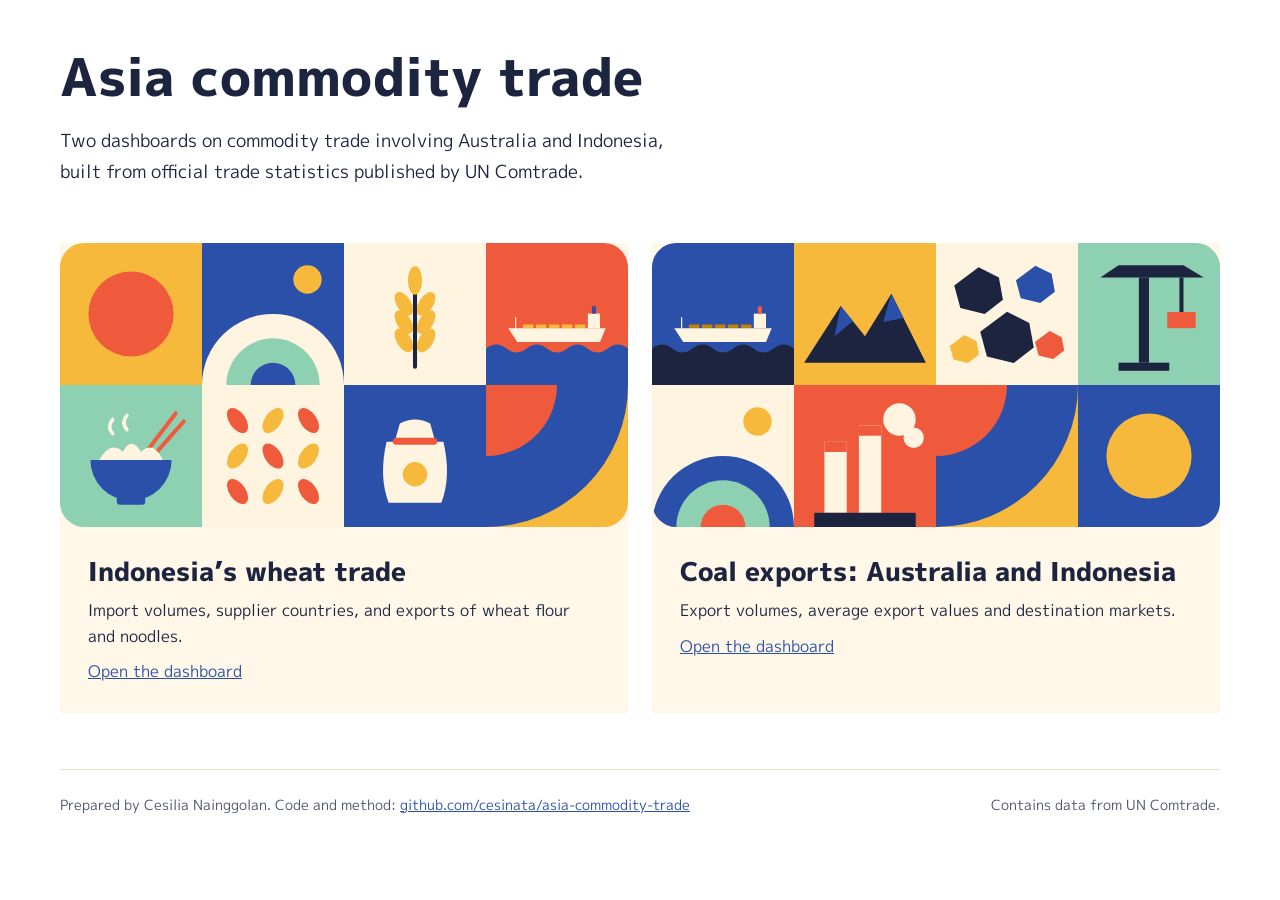
<file: docs/index.html>
<!doctype html>
<html lang="en">
<head>
<meta charset="utf-8">
<meta name="viewport" content="width=device-width, initial-scale=1">
<title>Asia commodity trade</title>
<meta name="description" content="Two dashboards on commodity trade between Australia, Indonesia and their trading partners, built from UN Comtrade data.">
<link rel="preconnect" href="https://fonts.googleapis.com"><link rel="preconnect" href="https://fonts.gstatic.com" crossorigin><link href="https://fonts.googleapis.com/css2?family=M+PLUS+1p:wght@400;500;700;800&amp;display=swap" rel="stylesheet">
<link rel="stylesheet" href="assets/style.css">
</head>
<body>
<div class="wrap">
<div class="lede">
<h1>Asia commodity trade</h1>
<p class="intro">Two dashboards on commodity trade involving Australia and Indonesia, built from official trade statistics published by UN Comtrade.</p>
</div>
<div class="stories">
<a class="story" href="wheat/"><img src="assets/hero-wheat.svg" alt="" width="560" height="280"><div><strong>Indonesia’s wheat trade</strong><span>Import volumes, supplier countries, and exports of wheat flour and noodles.</span><em>Open the dashboard</em></div></a>
<a class="story" href="coal/"><img src="assets/hero-coal.svg" alt="" width="560" height="280"><div><strong>Coal exports: Australia and Indonesia</strong><span>Export volumes, average export values and destination markets.</span><em>Open the dashboard</em></div></a>
</div>
<footer><span>Prepared by Cesilia Nainggolan. Code and method: <a href="https://github.com/cesinata/asia-commodity-trade">github.com/cesinata/asia-commodity-trade</a></span><span>Contains data from UN Comtrade.</span></footer>
</div>
</body>
</html>
</file>
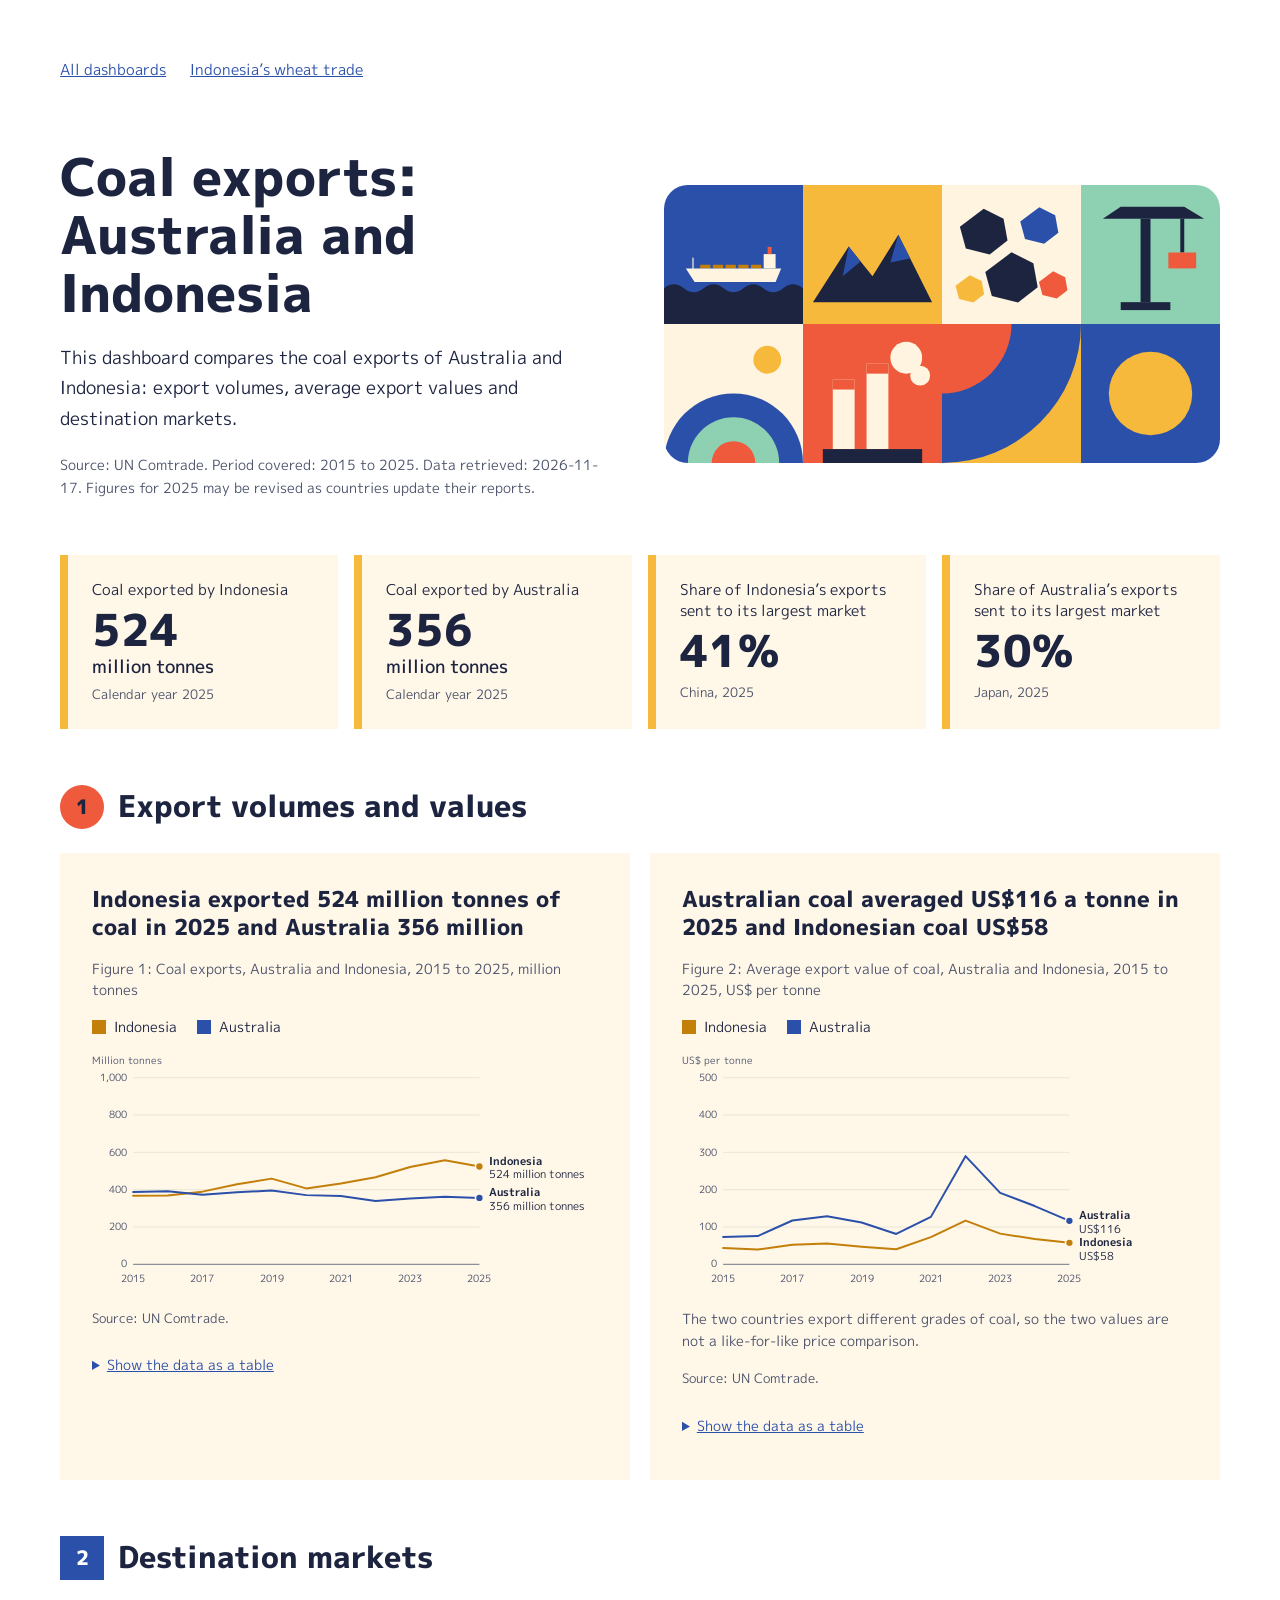
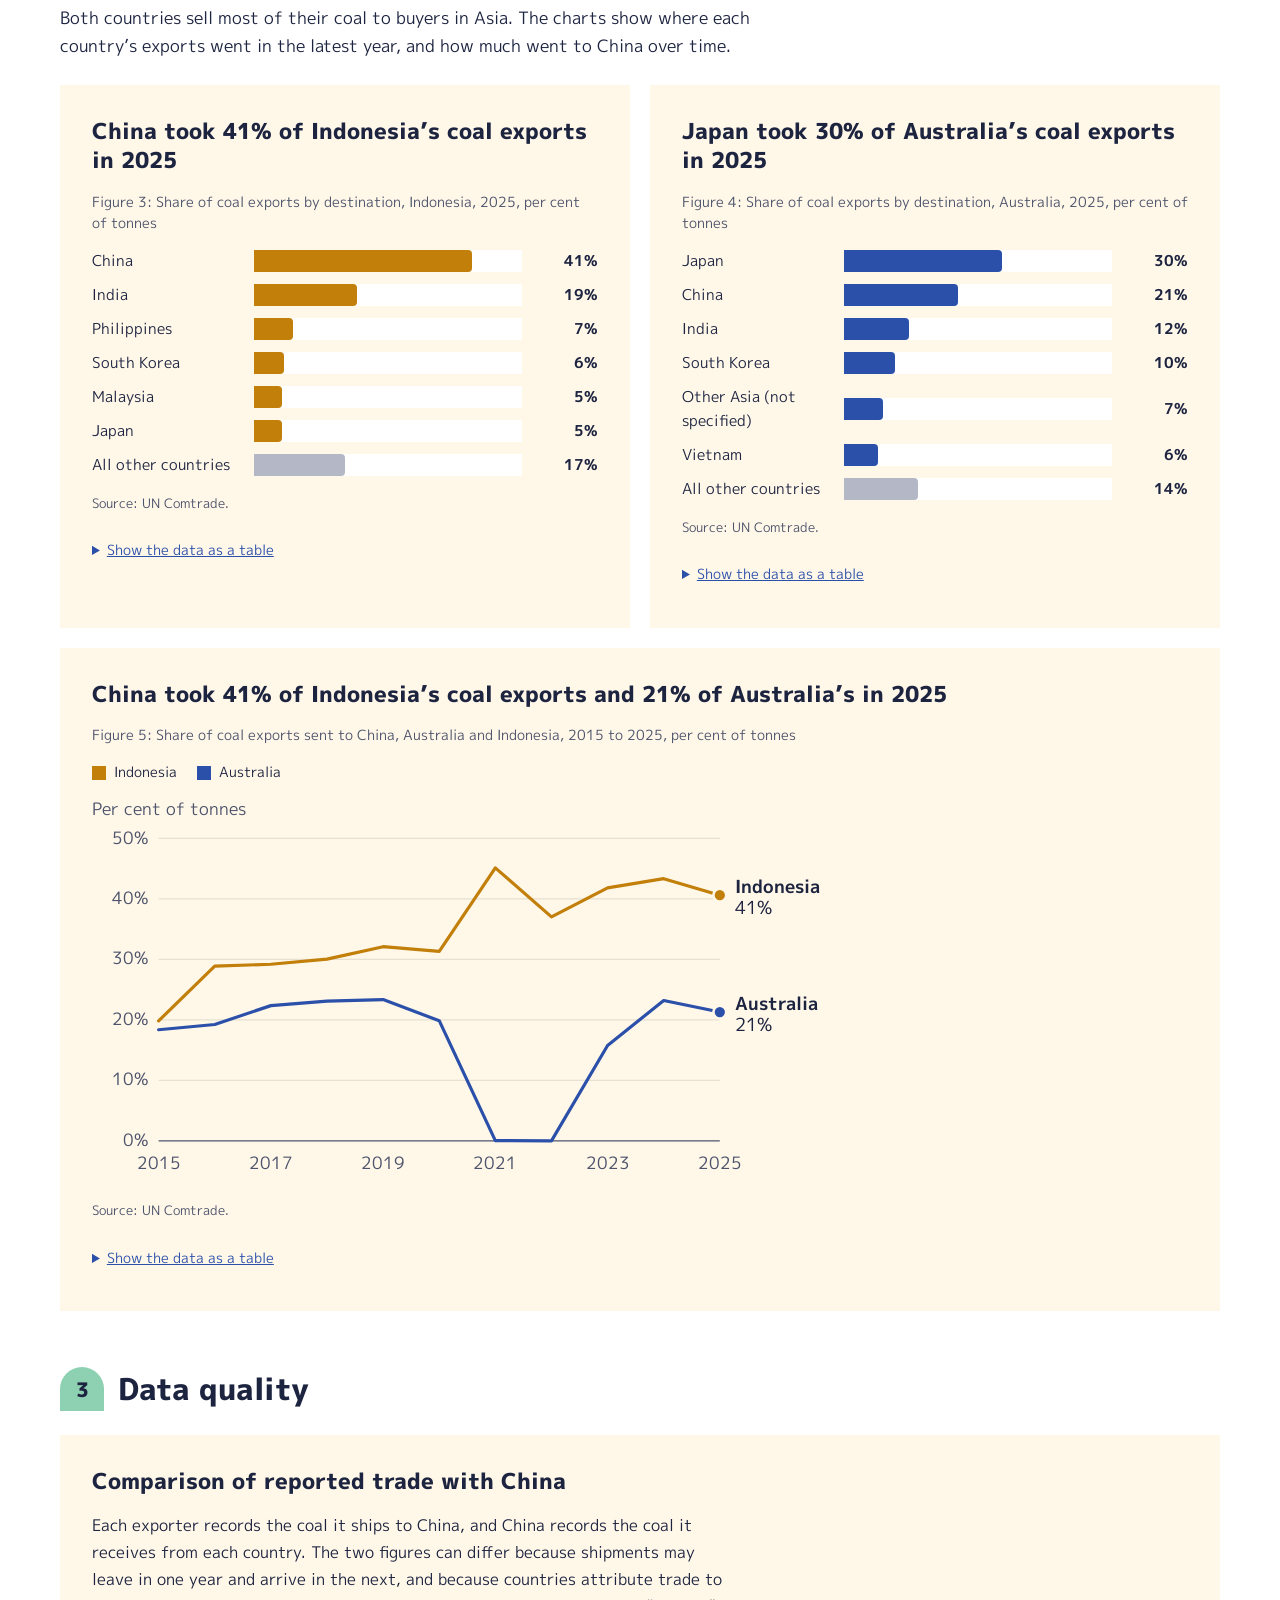
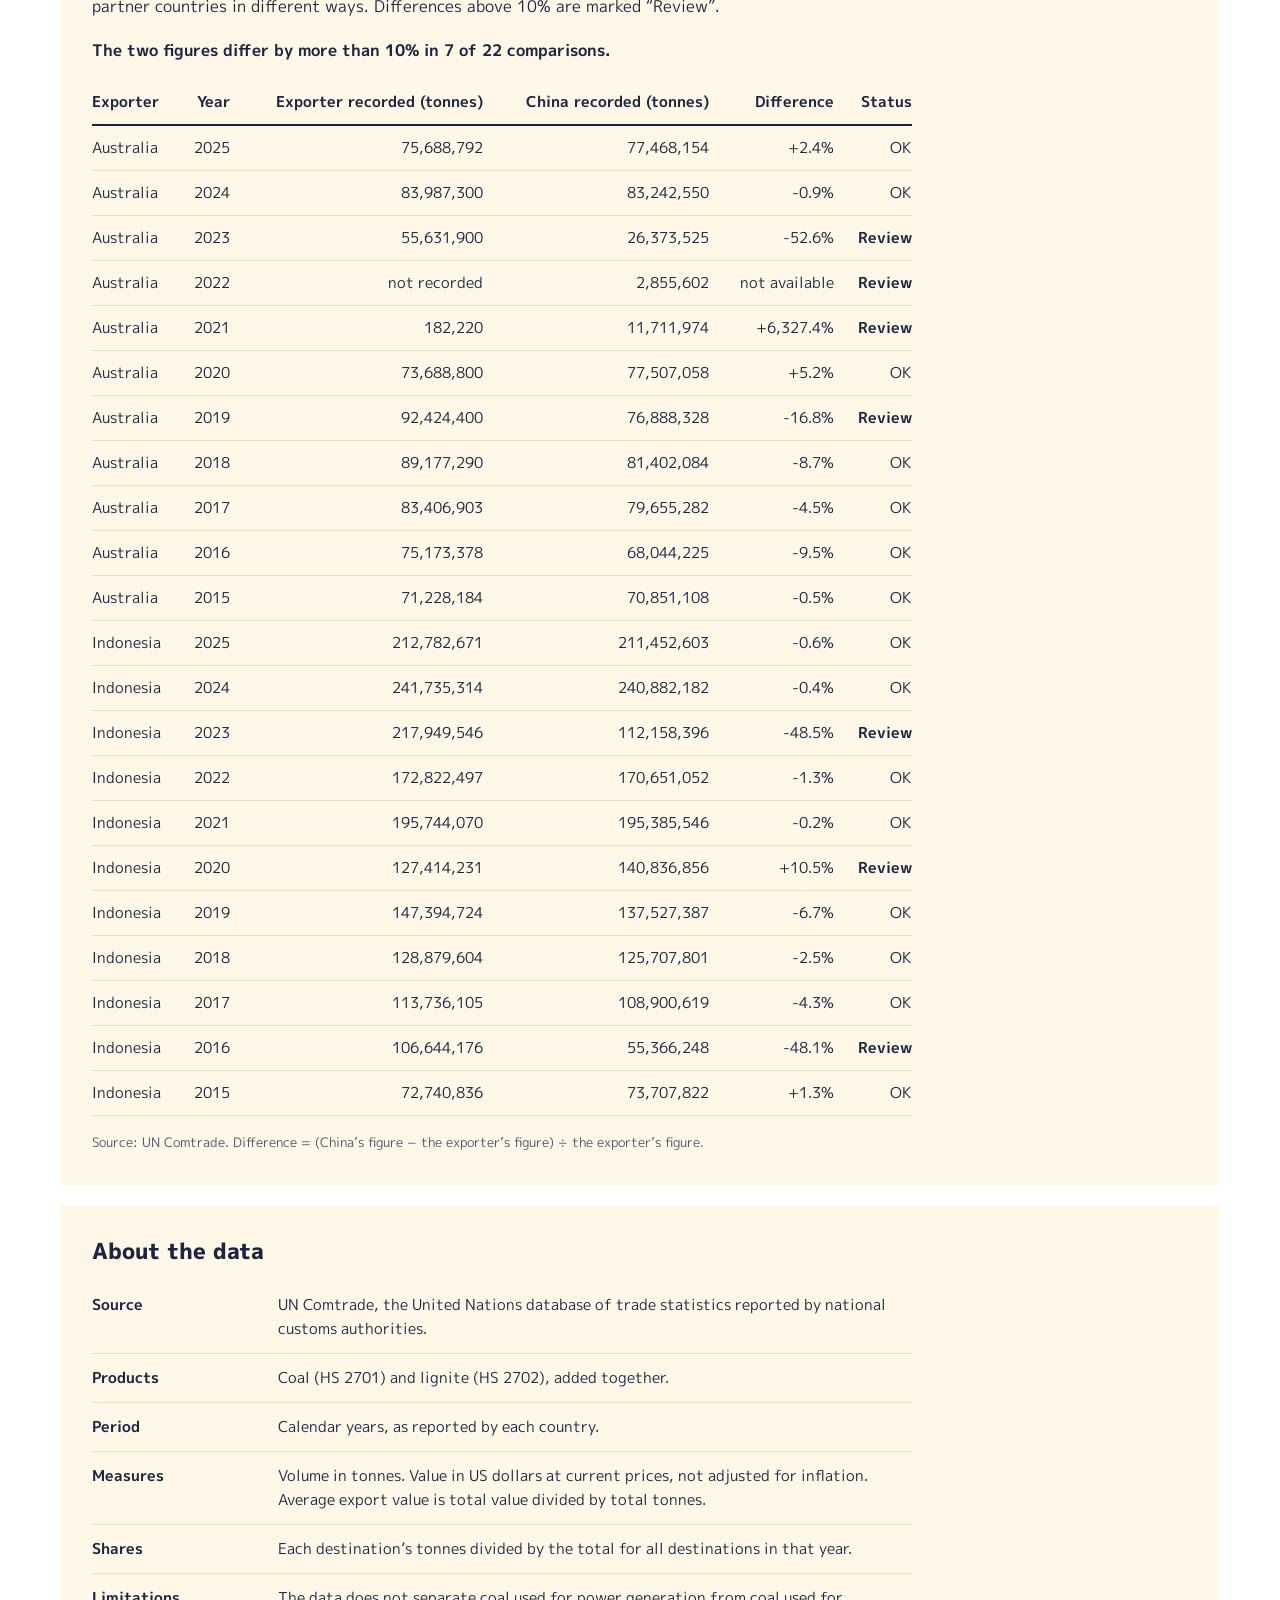
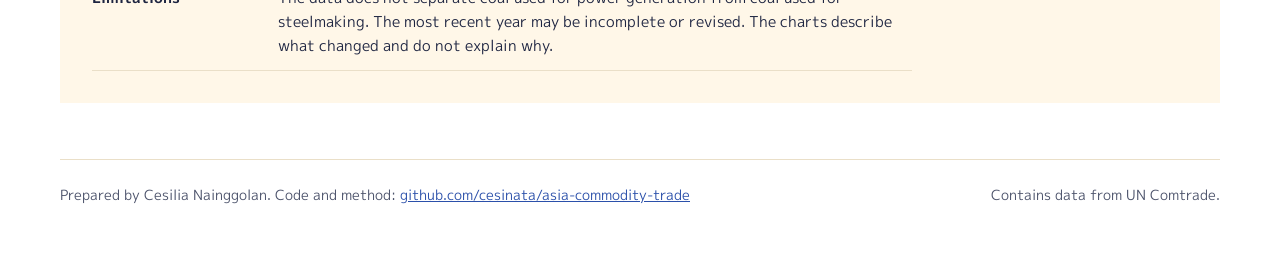
<file: docs/coal/index.html>
<!doctype html>
<html lang="en">
<head>
<meta charset="utf-8">
<meta name="viewport" content="width=device-width, initial-scale=1">
<title>Coal exports: Australia and Indonesia | Asia commodity trade</title>
<meta name="description" content="Coal export volumes, export values and destination markets for Australia and Indonesia, from UN Comtrade data.">
<link rel="preconnect" href="https://fonts.googleapis.com"><link rel="preconnect" href="https://fonts.gstatic.com" crossorigin><link href="https://fonts.googleapis.com/css2?family=M+PLUS+1p:wght@400;500;700;800&amp;display=swap" rel="stylesheet">
<link rel="stylesheet" href="../assets/style.css">
</head>
<body data-story="coal">
<div class="wrap">
<nav class="nav" aria-label="Site"><a href="../">All dashboards</a><a href="../wheat/">Indonesia’s wheat trade</a></nav>
<header class="top">
<div class="lede">
<h1>Coal exports: Australia and Indonesia</h1>
<p class="intro">This dashboard compares the coal exports of Australia and Indonesia: export volumes, average export values and destination markets.</p>
<p class="meta" id="meta">Source: UN Comtrade.</p>
</div>
<img src="../assets/hero-coal.svg" alt="Illustration of eight coloured tiles showing a cargo ship, a coal stockpile, lumps of coal, a port crane, waves, a power station and a sun" width="560" height="280">
</header>

<div class="kpis" id="kpis" aria-label="Key figures"></div>

<section>
<h2><span class="num n1" aria-hidden="true">1</span>Export volumes and values</h2>
<div class="grid2" id="s1"></div>
</section>

<section>
<h2><span class="num n2" aria-hidden="true">2</span>Destination markets</h2>
<p class="section-intro">Both countries sell most of their coal to buyers in Asia. The charts show where each country’s exports went in the latest year, and how much went to China over time.</p>
<div class="grid2" id="s2"></div>
</section>

<section>
<h2><span class="num n3" aria-hidden="true">3</span>Data quality</h2>
<div class="grid2">
<div class="card wide">
<h3>Comparison of reported trade with China</h3>
<p class="body">Each exporter records the coal it ships to China, and China records the coal it receives from each country. The two figures can differ because shipments may leave in one year and arrive in the next, and because countries attribute trade to partner countries in different ways. Differences above 10% are marked “Review”.</p>
<p class="body"><strong id="mirror-summary"></strong></p>
<div id="mirror"></div>
<p class="source">Source: UN Comtrade. Difference = (China’s figure − the exporter’s figure) ÷ the exporter’s figure.</p>
</div>
<div class="card wide">
<h3>About the data</h3>
<dl class="about">
<div><dt>Source</dt><dd>UN Comtrade, the United Nations database of trade statistics reported by national customs authorities.</dd></div>
<div><dt>Products</dt><dd>Coal (HS 2701) and lignite (HS 2702), added together.</dd></div>
<div><dt>Period</dt><dd>Calendar years, as reported by each country.</dd></div>
<div><dt>Measures</dt><dd>Volume in tonnes. Value in US dollars at current prices, not adjusted for inflation. Average export value is total value divided by total tonnes.</dd></div>
<div><dt>Shares</dt><dd>Each destination’s tonnes divided by the total for all destinations in that year.</dd></div>
<div><dt>Limitations</dt><dd>The data does not separate coal used for power generation from coal used for steelmaking. The most recent year may be incomplete or revised. The charts describe what changed and do not explain why.</dd></div>
</dl>
</div>
</div>
</section>

<footer><span>Prepared by Cesilia Nainggolan. Code and method: <a href="https://github.com/cesinata/asia-commodity-trade">github.com/cesinata/asia-commodity-trade</a></span><span>Contains data from UN Comtrade.</span></footer>
</div>
<script src="../assets/app.js"></script>
</body>
</html>
</file>
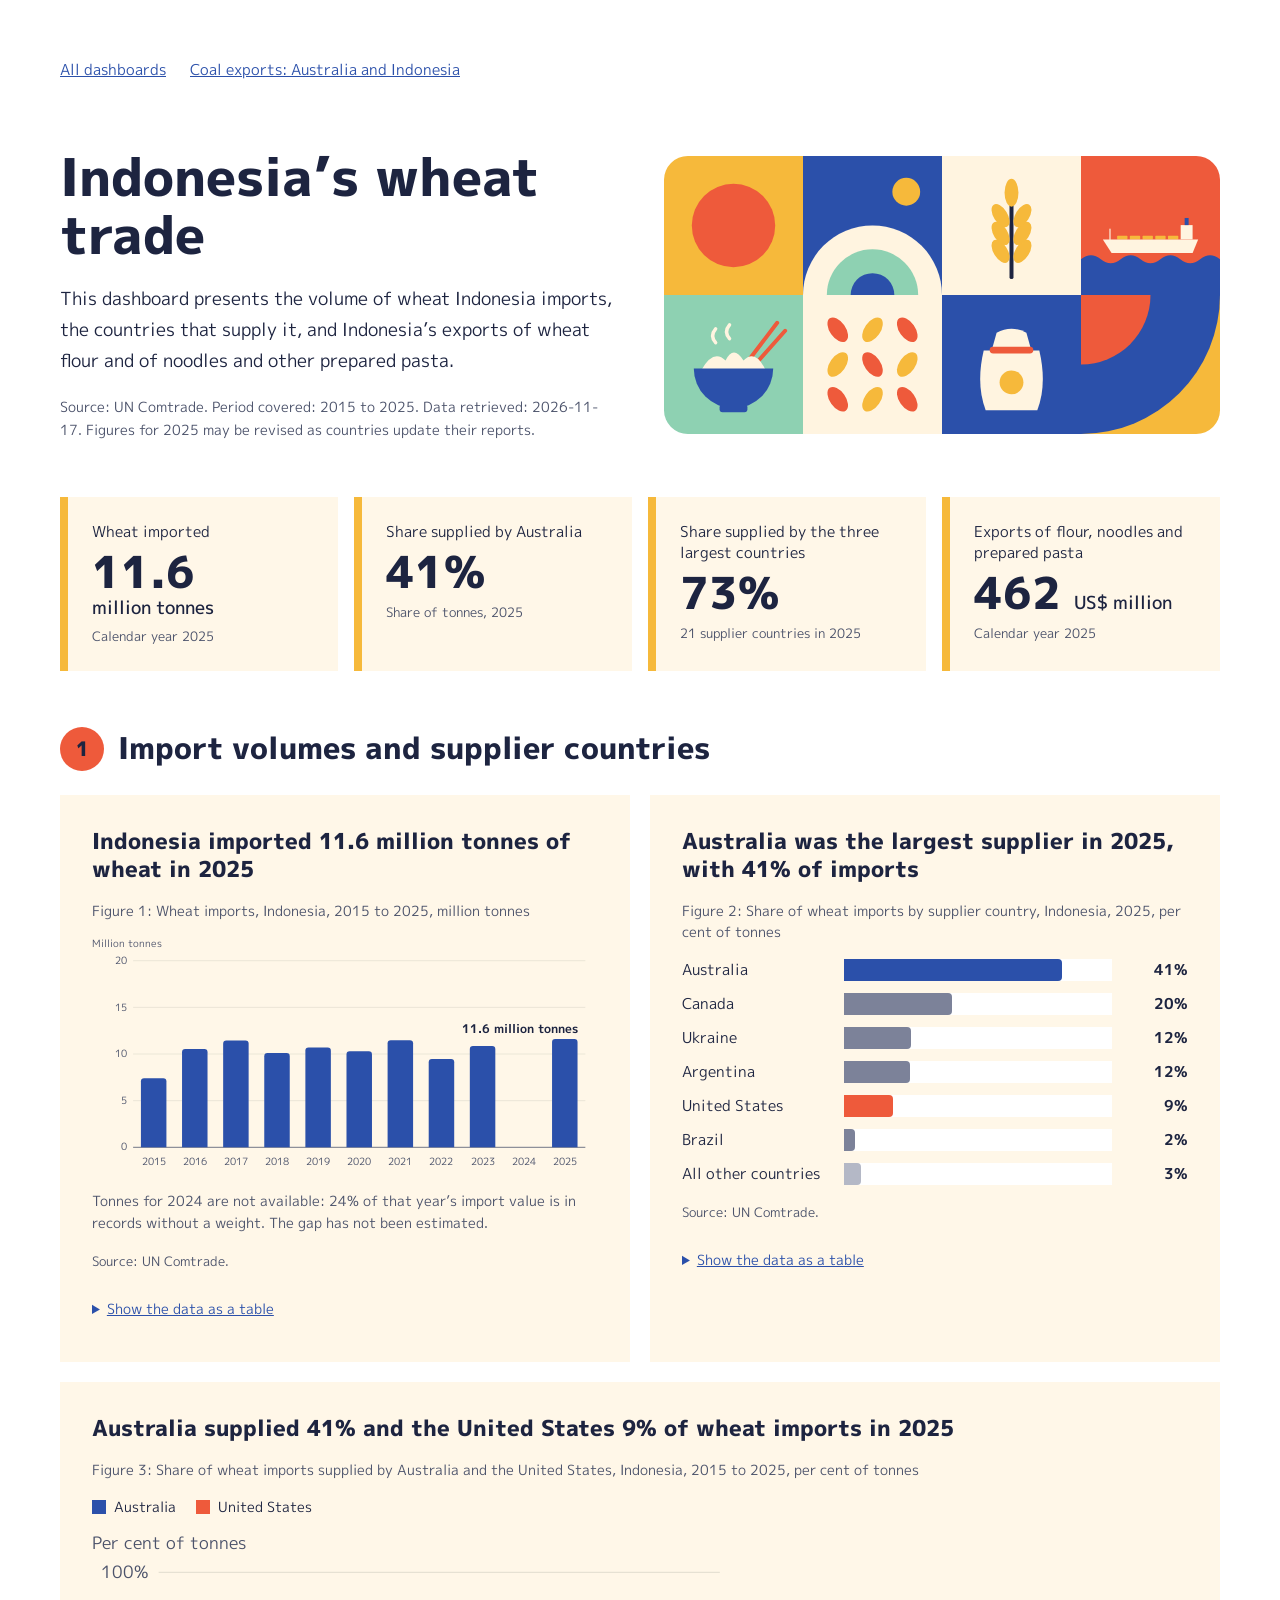
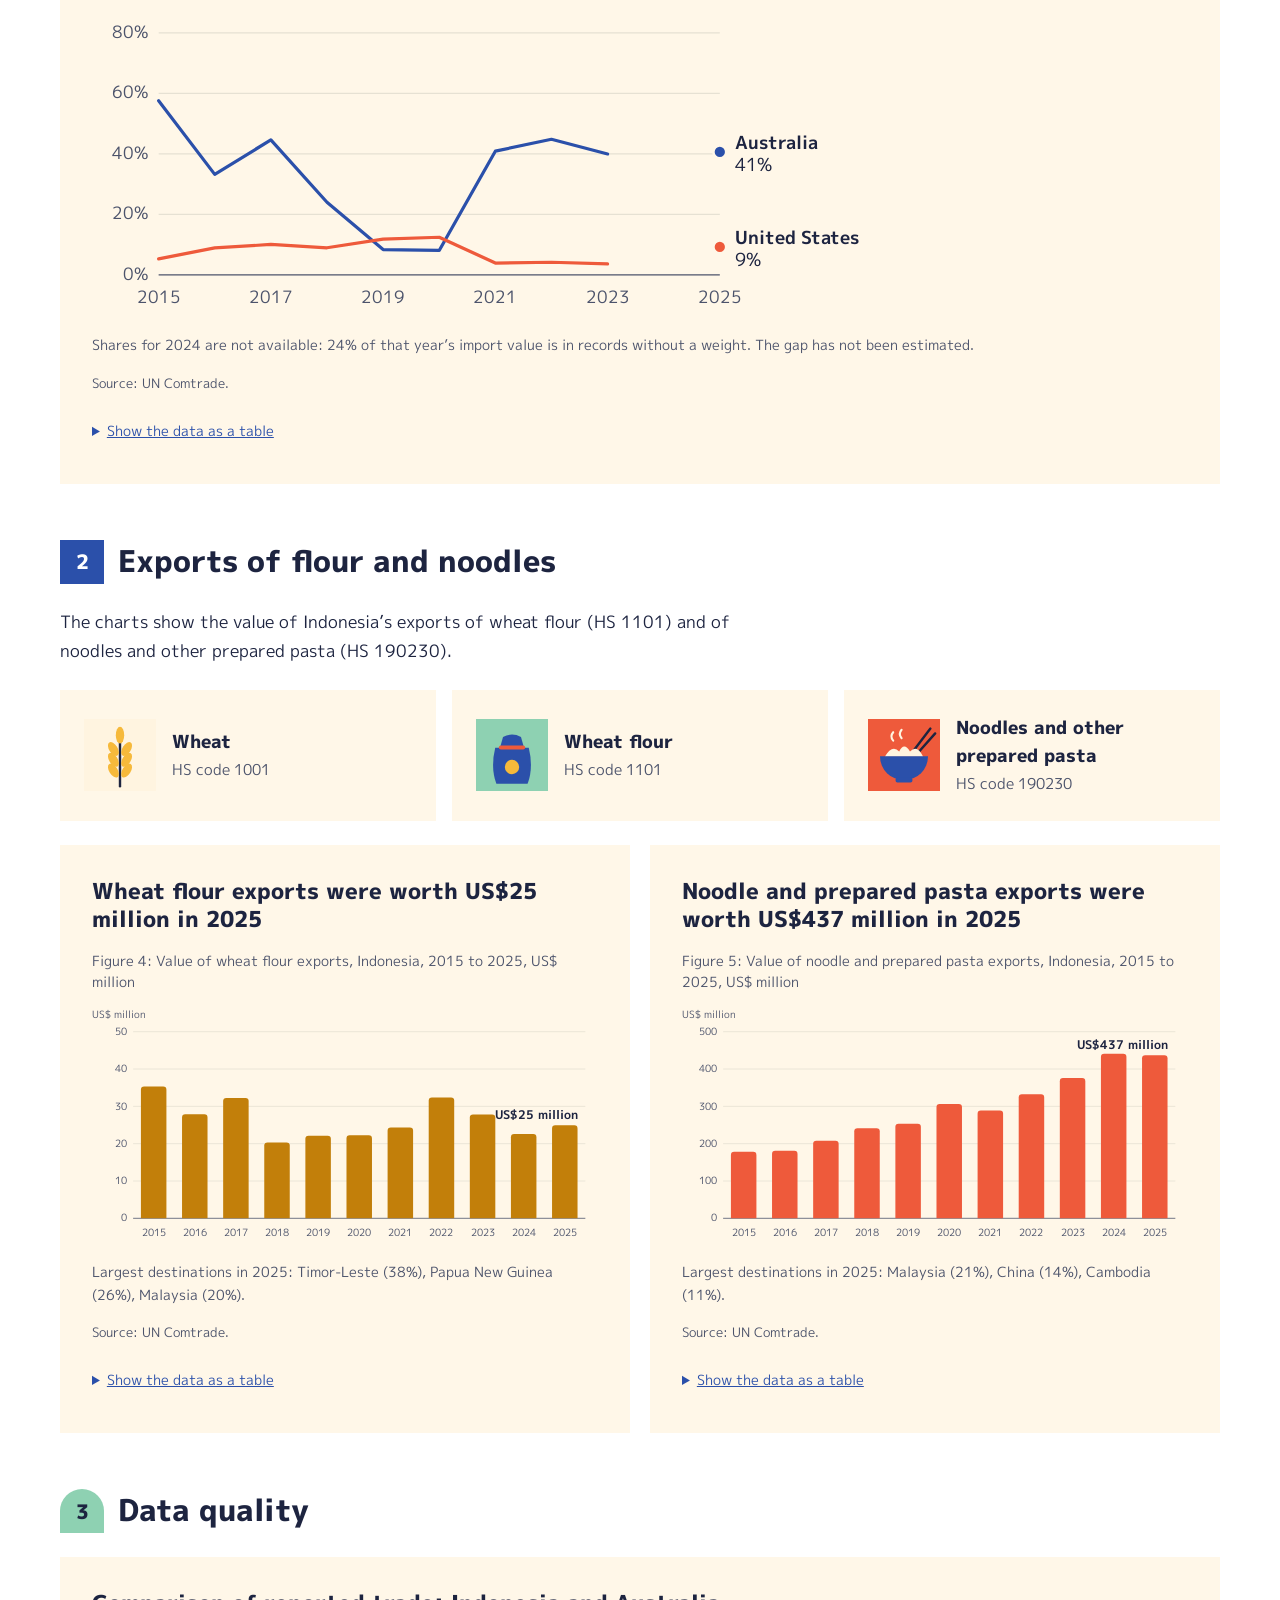
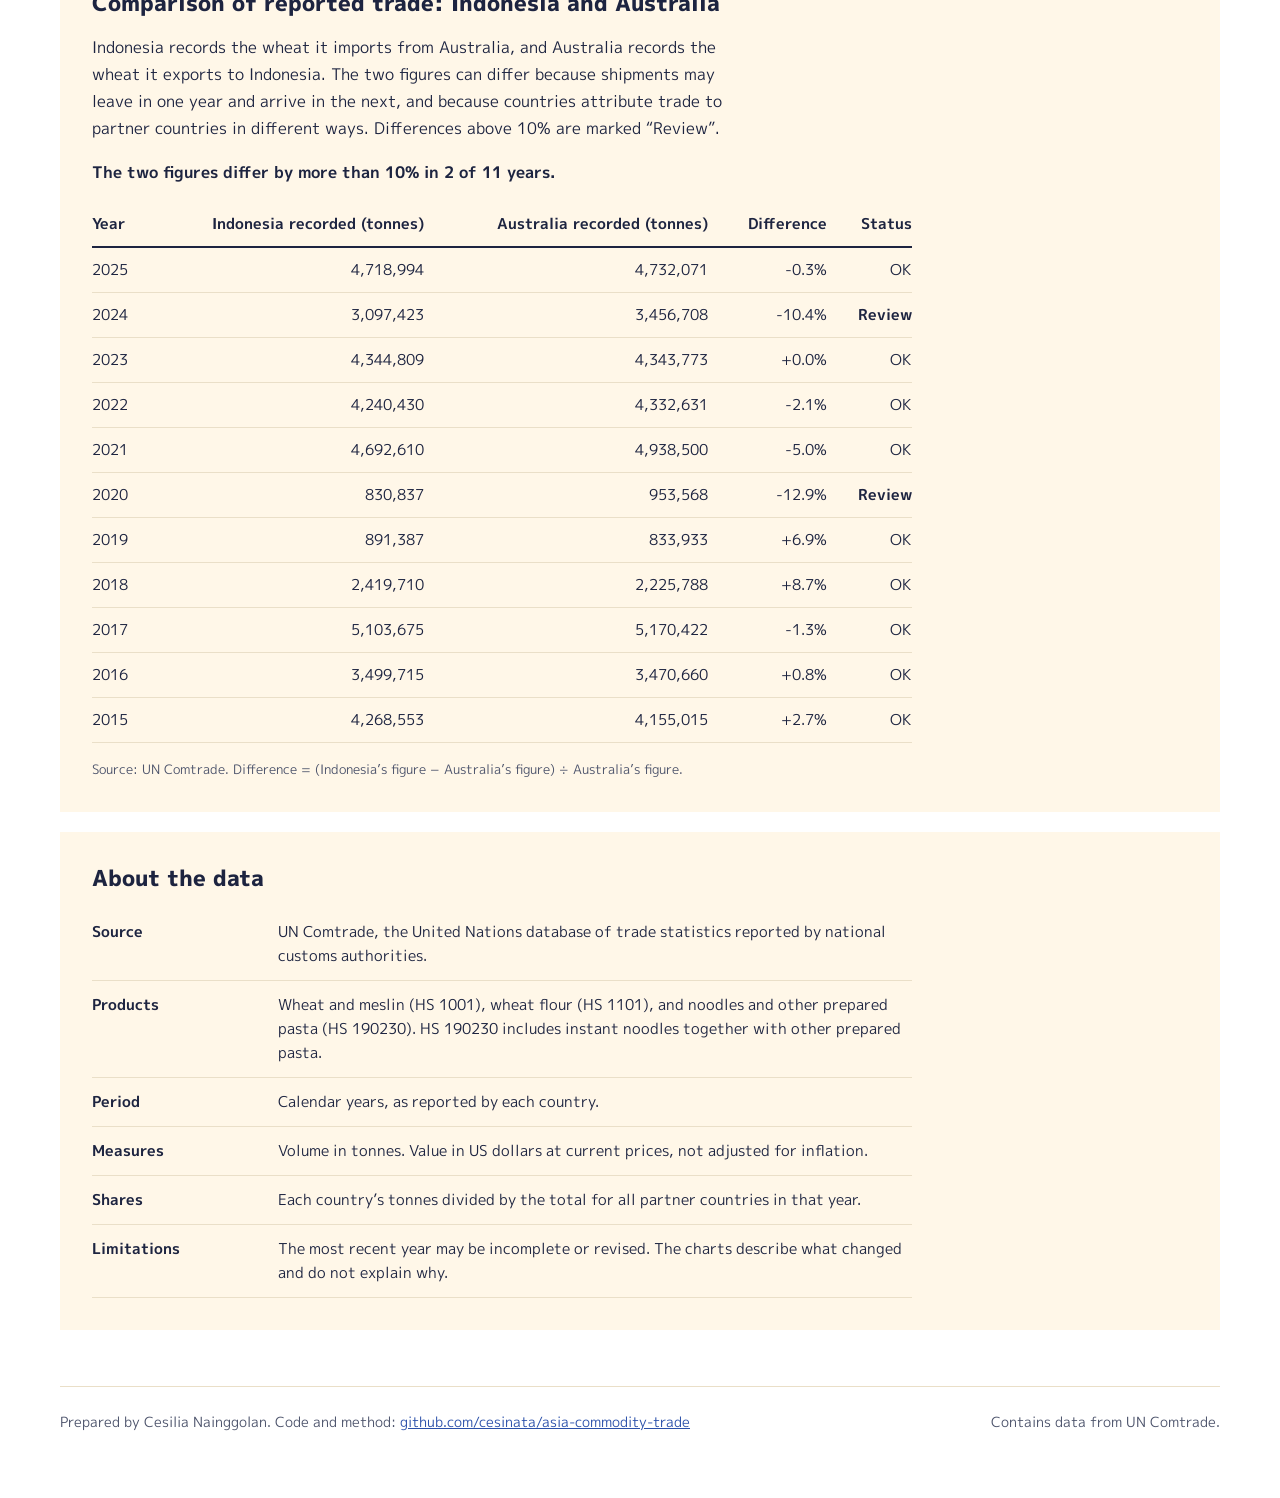
<file: docs/wheat/index.html>
<!doctype html>
<html lang="en">
<head>
<meta charset="utf-8">
<meta name="viewport" content="width=device-width, initial-scale=1">
<title>Indonesia’s wheat trade | Asia commodity trade</title>
<meta name="description" content="Indonesia’s wheat imports by supplier country, and its exports of wheat flour and noodles, from UN Comtrade data.">
<link rel="preconnect" href="https://fonts.googleapis.com"><link rel="preconnect" href="https://fonts.gstatic.com" crossorigin><link href="https://fonts.googleapis.com/css2?family=M+PLUS+1p:wght@400;500;700;800&amp;display=swap" rel="stylesheet">
<link rel="stylesheet" href="../assets/style.css">
</head>
<body data-story="wheat">
<div class="wrap">
<nav class="nav" aria-label="Site"><a href="../">All dashboards</a><a href="../coal/">Coal exports: Australia and Indonesia</a></nav>
<header class="top">
<div class="lede">
<h1>Indonesia’s wheat trade</h1>
<p class="intro">This dashboard presents the volume of wheat Indonesia imports, the countries that supply it, and Indonesia’s exports of wheat flour and of noodles and other prepared pasta.</p>
<p class="meta" id="meta">Source: UN Comtrade.</p>
</div>
<img src="../assets/hero-wheat.svg" alt="Illustration of eight coloured tiles showing a sun, waves, wheat, a cargo ship, a noodle bowl, grain and a flour sack" width="560" height="280">
</header>

<div class="kpis" id="kpis" aria-label="Key figures"></div>

<section>
<h2><span class="num n1" aria-hidden="true">1</span>Import volumes and supplier countries</h2>
<div class="grid2" id="s1"></div>
</section>

<section>
<h2><span class="num n2" aria-hidden="true">2</span>Exports of flour and noodles</h2>
<p class="section-intro">The charts show the value of Indonesia’s exports of wheat flour (HS 1101) and of noodles and other prepared pasta (HS 190230).</p>
<div class="steps">
<div class="step"><img src="../assets/icon-wheat.svg" alt="" width="72" height="72"><div><strong>Wheat</strong><span>HS code 1001</span></div></div>
<div class="step"><img src="../assets/icon-flour.svg" alt="" width="72" height="72"><div><strong>Wheat flour</strong><span>HS code 1101</span></div></div>
<div class="step"><img src="../assets/icon-noodles.svg" alt="" width="72" height="72"><div><strong>Noodles and other prepared pasta</strong><span>HS code 190230</span></div></div>
</div>
<div class="grid2" id="s2"></div>
</section>

<section>
<h2><span class="num n3" aria-hidden="true">3</span>Data quality</h2>
<div class="grid2">
<div class="card wide">
<h3>Comparison of reported trade: Indonesia and Australia</h3>
<p class="body">Indonesia records the wheat it imports from Australia, and Australia records the wheat it exports to Indonesia. The two figures can differ because shipments may leave in one year and arrive in the next, and because countries attribute trade to partner countries in different ways. Differences above 10% are marked “Review”.</p>
<p class="body"><strong id="mirror-summary"></strong></p>
<div id="mirror"></div>
<p class="source">Source: UN Comtrade. Difference = (Indonesia’s figure − Australia’s figure) ÷ Australia’s figure.</p>
</div>
<div class="card wide">
<h3>About the data</h3>
<dl class="about">
<div><dt>Source</dt><dd>UN Comtrade, the United Nations database of trade statistics reported by national customs authorities.</dd></div>
<div><dt>Products</dt><dd>Wheat and meslin (HS 1001), wheat flour (HS 1101), and noodles and other prepared pasta (HS 190230). HS 190230 includes instant noodles together with other prepared pasta.</dd></div>
<div><dt>Period</dt><dd>Calendar years, as reported by each country.</dd></div>
<div><dt>Measures</dt><dd>Volume in tonnes. Value in US dollars at current prices, not adjusted for inflation.</dd></div>
<div><dt>Shares</dt><dd>Each country’s tonnes divided by the total for all partner countries in that year.</dd></div>
<div><dt>Limitations</dt><dd>The most recent year may be incomplete or revised. The charts describe what changed and do not explain why.</dd></div>
</dl>
</div>
</div>
</section>

<footer><span>Prepared by Cesilia Nainggolan. Code and method: <a href="https://github.com/cesinata/asia-commodity-trade">github.com/cesinata/asia-commodity-trade</a></span><span>Contains data from UN Comtrade.</span></footer>
</div>
<script src="../assets/app.js"></script>
</body>
</html>
</file>
<file: docs/assets/style.css>
/* Shared styles for the trade dashboards. Colours follow the entity:
   Australia is always cobalt; the comparison country is tomato (wheat) or amber (coal). */
:root {
  --ink: #1D2440; --ink-2: #4C536B; --line: #EADFC8; --panel: #FFF7E8; --white: #FFFFFF;
  --cobalt: #2B50AA; --tomato: #EE5A3B; --sun: #F6B93B; --mint: #8ED1B2; --amber: #C27F0A;
  --neutral: #D9DBE3; --grid: #E6E1D3;
}
* { box-sizing: border-box; }
html { -webkit-text-size-adjust: 100%; }
body { margin: 0; background: var(--white); color: var(--ink); font-family: "M PLUS 1p", "Hiragino Sans", system-ui, sans-serif;
  font-size: 16px; line-height: 1.6; font-variant-numeric: tabular-nums; }
a { color: var(--cobalt); } a:hover { color: var(--ink); }
:focus-visible { outline: 3px solid var(--tomato); outline-offset: 2px; }
.wrap { max-width: 1240px; margin: 0 auto; padding: 48px 40px 64px; display: flex; flex-direction: column; gap: 56px; }
.nav { display: flex; flex-wrap: wrap; gap: 8px 24px; font-size: 15px; }
.nav a { padding: 10px 0; }
header.top { display: grid; grid-template-columns: repeat(auto-fit, minmax(min(100%, 420px), 1fr)); gap: 48px; align-items: center; }
header.top img { width: 100%; height: auto; display: block; }
.lede { display: flex; flex-direction: column; gap: 20px; }
h1 { margin: 0; font-weight: 800; font-size: clamp(34px, 4.2vw, 52px); line-height: 1.12; }
.intro { margin: 0; font-size: 18px; line-height: 1.7; max-width: 58ch; }
.meta { margin: 0; font-size: 14px; color: var(--ink-2); }
h2 { margin: 0; display: flex; align-items: center; gap: 14px; font-weight: 800; font-size: 30px; line-height: 1.25; }
h2 .num { flex: none; width: 44px; height: 44px; display: flex; align-items: center; justify-content: center; font-size: 20px; }
.num.n1 { background: var(--tomato); border-radius: 50%; }
.num.n2 { background: var(--cobalt); color: var(--white); }
.num.n3 { background: var(--mint); border-radius: 22px 22px 0 0; }
.num.n4 { background: var(--sun); border-radius: 0 22px 22px 0; }
section { display: flex; flex-direction: column; gap: 24px; }
.section-intro { margin: 0; font-size: 17px; line-height: 1.7; max-width: 64ch; }
.kpis { display: grid; grid-template-columns: repeat(auto-fit, minmax(230px, 1fr)); gap: 16px; }
.kpi { background: var(--panel); border-left: 8px solid var(--sun); padding: 24px; display: flex; flex-direction: column; gap: 6px; }
.kpi .label { font-size: 15px; line-height: 1.4; }
.kpi .value { font-weight: 800; font-size: 44px; line-height: 1.1; display: flex; flex-wrap: wrap; align-items: baseline; column-gap: 0.3em; }
.kpi .value small { font-size: 18px; font-weight: 500; line-height: 1.3; white-space: nowrap; }
.kpi .note { font-size: 13px; color: var(--ink-2); }
.grid2 { display: grid; grid-template-columns: repeat(auto-fit, minmax(min(100%, 500px), 1fr)); gap: 20px; }
.card { background: var(--panel); padding: 32px; display: flex; flex-direction: column; gap: 16px; min-width: 0; }
.card.wide { grid-column: 1 / -1; }
.card.wide .chart, .card.wide .tablebox, .card.wide dl.about { max-width: 820px; }
.card h3 { margin: 0; font-weight: 800; font-size: 22px; line-height: 1.3; }
.card .sub { margin: 0; font-size: 14px; line-height: 1.5; color: var(--ink-2); }
.card .note, .card .source { margin: 0; font-size: 14px; line-height: 1.6; color: var(--ink-2); }
.card .source { font-size: 13px; }
.card p.body { margin: 0; font-size: 16px; line-height: 1.7; max-width: 64ch; }
.chart svg { width: 100%; height: auto; display: block; overflow: visible; }
.chart text { font-family: inherit; }
.legend { display: flex; flex-wrap: wrap; gap: 6px 20px; font-size: 14px; }
.legend span { display: inline-flex; align-items: center; gap: 8px; }
.legend i { width: 14px; height: 14px; display: inline-block; }
.hbars { display: flex; flex-direction: column; gap: 10px; }
.hbar { display: grid; grid-template-columns: minmax(96px, 150px) 1fr 64px; gap: 12px; align-items: center; font-size: 15px; }
.hbar .track { background: var(--white); height: 22px; }
.hbar .fill { height: 22px; border-radius: 0 4px 4px 0; min-width: 2px; }
.hbar .val { font-weight: 700; text-align: right; }
.steps { display: grid; grid-template-columns: repeat(auto-fit, minmax(min(100%, 260px), 1fr)); gap: 16px; }
.step { background: var(--panel); padding: 24px; display: flex; gap: 16px; align-items: center; }
.step img { width: 72px; height: 72px; flex: none; }
.step strong { display: block; font-size: 18px; font-weight: 800; }
.step span { font-size: 15px; color: var(--ink-2); }
details { font-size: 14px; }
summary { cursor: pointer; padding: 10px 0; color: var(--cobalt); text-decoration: underline; width: fit-content; }
.tablebox { overflow-x: auto; }
table { width: 100%; border-collapse: collapse; font-size: 15px; }
th, td { text-align: right; padding: 10px 8px; border-bottom: 1px solid var(--line); white-space: nowrap; }
th:first-child, td:first-child { text-align: left; padding-left: 0; }
th:last-child, td:last-child { padding-right: 0; }
thead th { font-weight: 700; border-bottom: 2px solid var(--ink); white-space: normal; vertical-align: bottom; }
td.flag { font-weight: 700; }
dl.about { margin: 0; font-size: 15px; line-height: 1.6; }
dl.about div { display: grid; grid-template-columns: minmax(110px, 170px) 1fr; gap: 16px; padding: 12px 0; border-bottom: 1px solid var(--line); }
dl.about dt { font-weight: 700; } dl.about dd { margin: 0; }
.empty { background: var(--panel); border-left: 8px solid var(--tomato); padding: 24px; font-size: 17px; }
footer { border-top: 1px solid var(--line); padding-top: 24px; display: flex; flex-wrap: wrap; justify-content: space-between; gap: 16px; font-size: 14px; color: var(--ink-2); }
#tip { position: fixed; pointer-events: none; background: var(--ink); color: var(--white); font-size: 13px; line-height: 1.4; padding: 8px 10px; border-radius: 4px; max-width: 240px; z-index: 10; display: none; }
.stories { display: grid; grid-template-columns: repeat(auto-fit, minmax(min(100%, 420px), 1fr)); gap: 24px; }
.story { background: var(--panel); display: flex; flex-direction: column; color: inherit; text-decoration: none; }
.story img { width: 100%; height: auto; display: block; }
.story div { padding: 28px; display: flex; flex-direction: column; gap: 10px; }
.story strong { font-size: 26px; font-weight: 800; line-height: 1.25; }
.story span { font-size: 16px; }
.story em { font-style: normal; color: var(--cobalt); text-decoration: underline; }
@media (max-width: 560px) { dl.about div { grid-template-columns: 1fr; gap: 2px; } .wrap { padding: 32px 16px 48px; gap: 40px; } .card { padding: 20px; } h2 { font-size: 24px; } .kpi .value { font-size: 36px; } }
</file>
